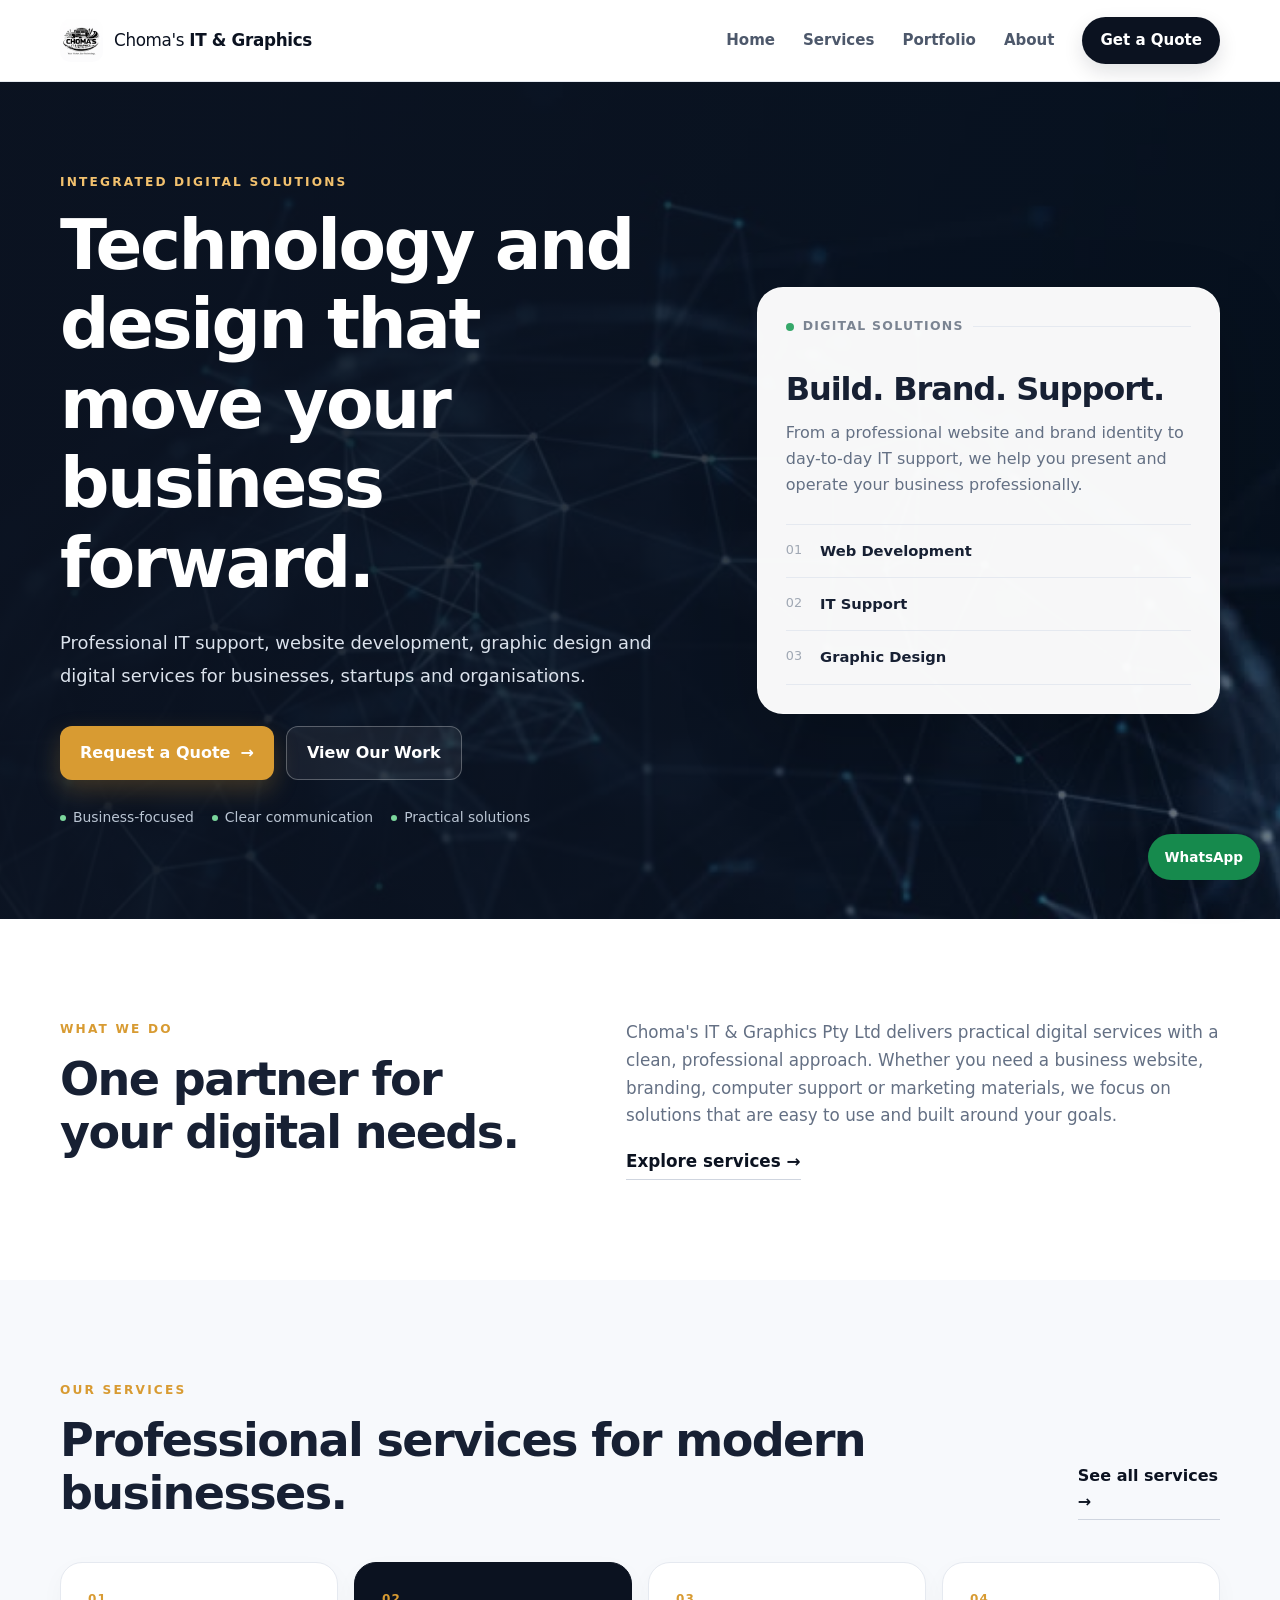
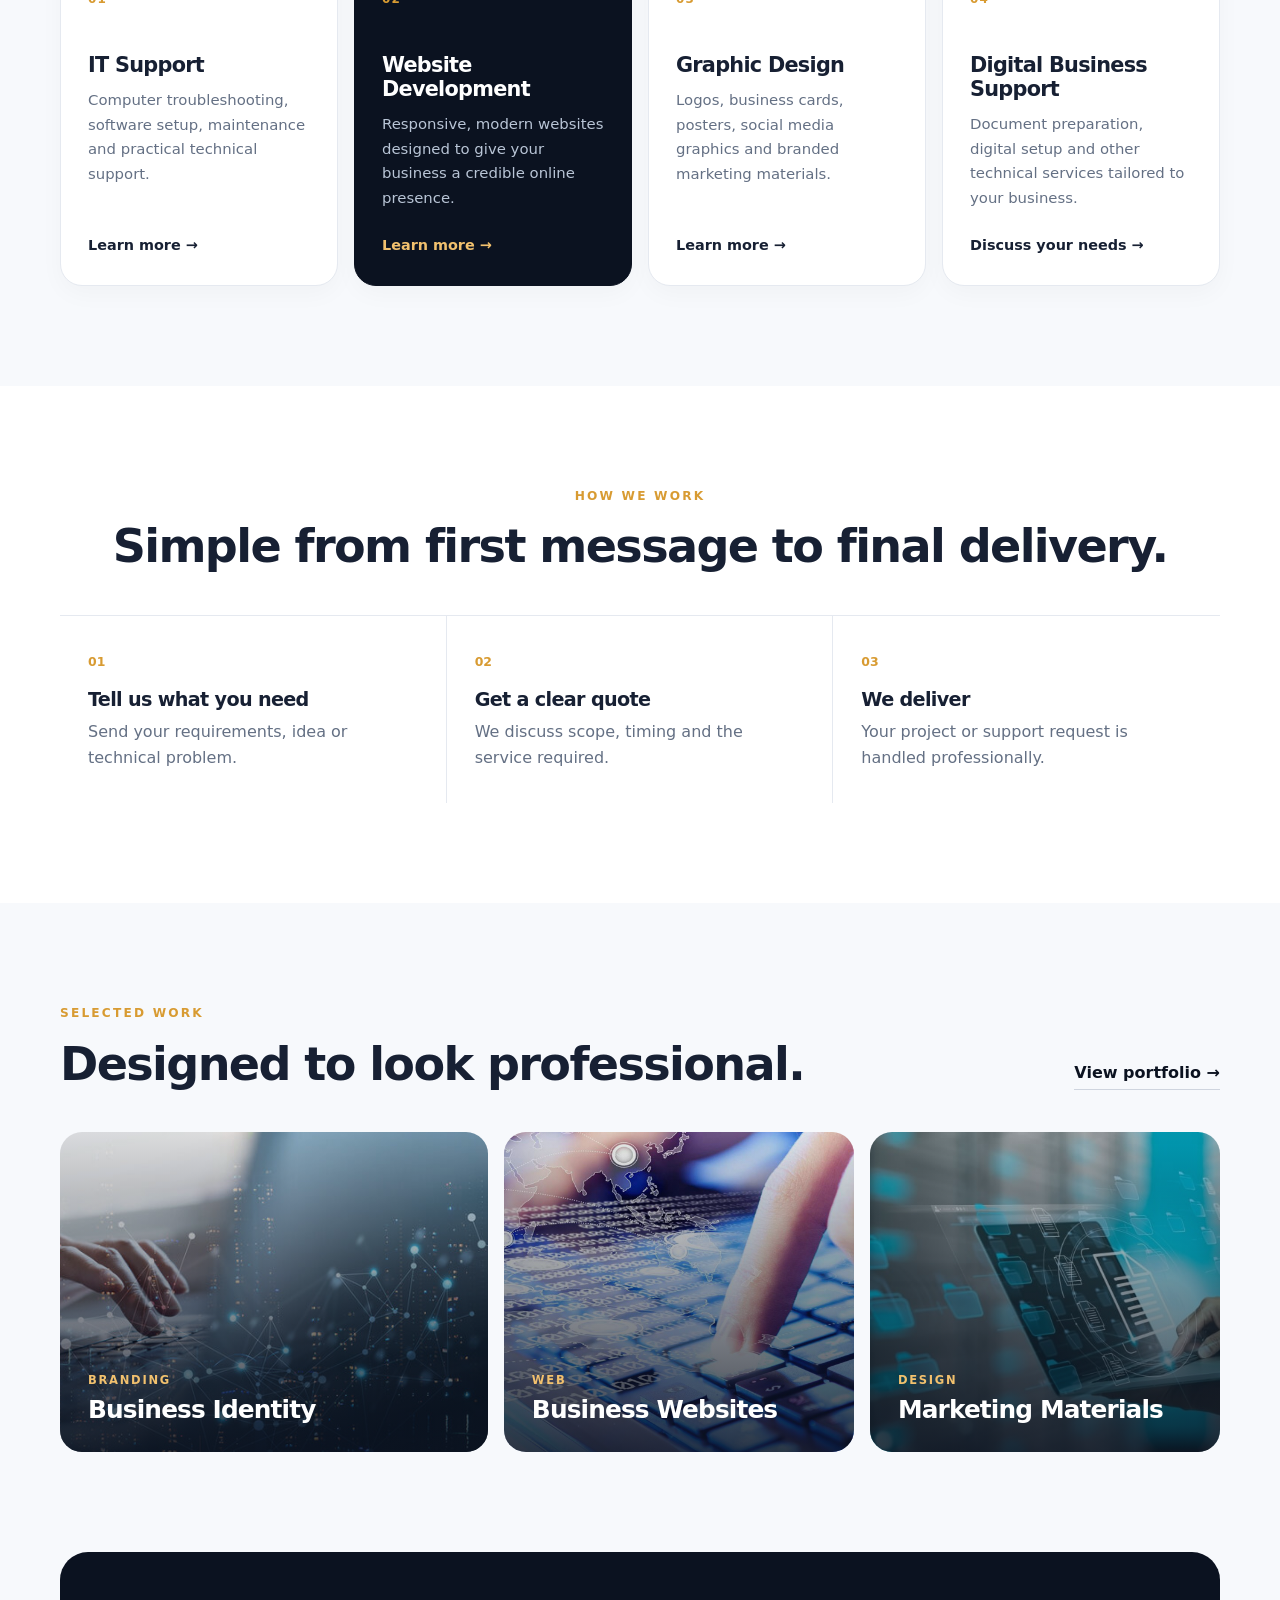
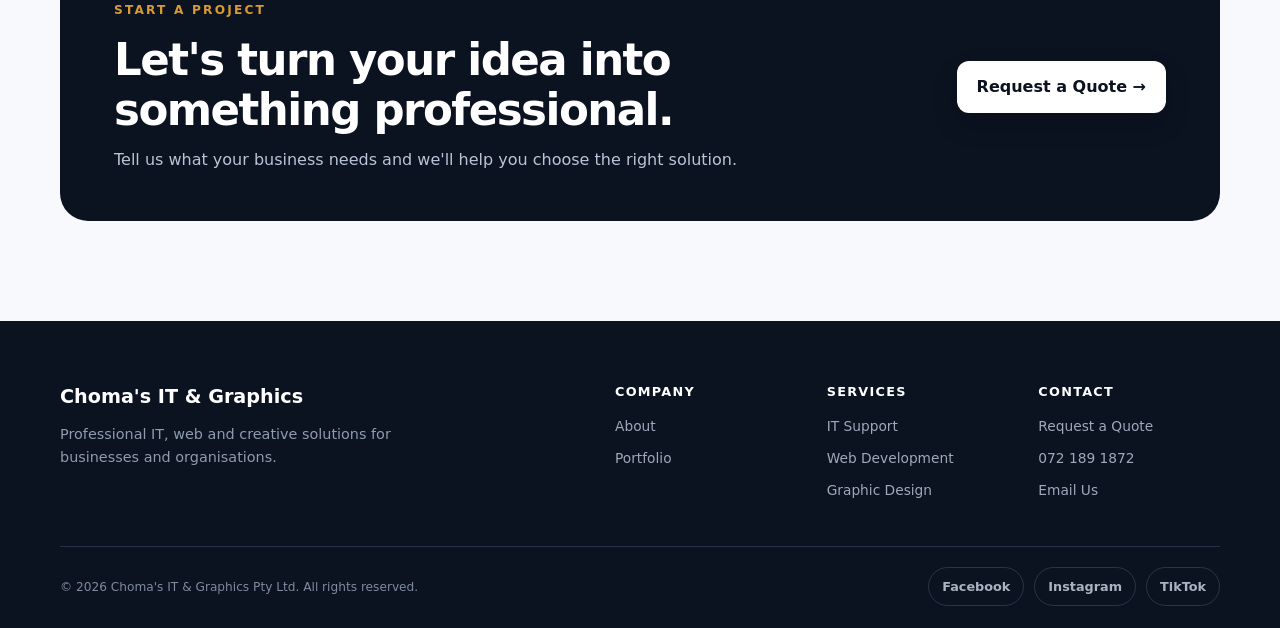
<file: index.html>
<!doctype html>
<html lang="en">
<head>
  <meta charset="UTF-8">
<meta name="viewport" content="width=device-width, initial-scale=1.0">
<meta name="description" content="Choma's IT & Graphics provides professional IT support, website development, graphic design, branding and digital solutions for businesses and organisations.">
<meta name="theme-color" content="#0b1220">
<meta http-equiv="Content-Security-Policy" content="default-src 'self'; img-src 'self' data:; style-src 'self'; script-src 'self'; connect-src 'self'; font-src 'self'; object-src 'none'; base-uri 'self'; form-action 'self' mailto: https://wa.me; frame-ancestors 'none'; upgrade-insecure-requests;">
<link rel="stylesheet" href="assets/css/style.css">
<script src="assets/js/main.js" defer></script>
  <title>Choma's IT & Graphics | IT, Web & Design Solutions</title>
</head>
<body>
<header class="site-header">
  <div class="container nav-wrap">
    <a class="brand" href="index.html" aria-label="Choma's IT & Graphics home">
      <img src="assets/img/logo.png" alt="Choma's IT & Graphics logo">
      <span>Choma's <b>IT & Graphics</b></span>
    </a>
    <button class="nav-toggle" type="button" aria-label="Open navigation" aria-expanded="false" aria-controls="primary-navigation">
      <span></span><span></span><span></span>
    </button>
    <nav id="primary-navigation" class="nav-links" aria-label="Primary navigation">
      <a href="index.html">Home</a>
      <a href="services.html">Services</a>
      <a href="portfolio.html">Portfolio</a>
      <a href="about.html">About</a>
      <a class="nav-cta" href="contact.html">Get a Quote</a>
    </nav>
  </div>
</header>
<main>
<section class="hero">
  <div class="hero-overlay"></div>
  <div class="container hero-grid">
    <div class="hero-copy">
      <p class="eyebrow">Integrated Digital Solutions</p>
      <h1>Technology and design that move your business forward.</h1>
      <p class="hero-lead">Professional IT support, website development, graphic design and digital services for businesses, startups and organisations.</p>
      <div class="hero-actions"><a class="btn btn-primary" href="contact.html">Request a Quote <span>→</span></a><a class="btn btn-ghost" href="portfolio.html">View Our Work</a></div>
      <div class="trust-row"><span>Business-focused</span><span>Clear communication</span><span>Practical solutions</span></div>
    </div>
    <div class="hero-card">
      <div class="hero-card-top"><span class="status-dot"></span><span>Digital solutions</span><span class="hero-card-line"></span></div>
      <h2>Build. Brand. Support.</h2>
      <p>From a professional website and brand identity to day-to-day IT support, we help you present and operate your business professionally.</p>
      <div class="mini-list"><span>01 <b>Web Development</b></span><span>02 <b>IT Support</b></span><span>03 <b>Graphic Design</b></span></div>
    </div>
  </div>
</section>

<section class="section intro">
  <div class="container split">
    <div><p class="eyebrow">What we do</p><h2>One partner for your digital needs.</h2></div>
    <div><p>Choma's IT & Graphics Pty Ltd delivers practical digital services with a clean, professional approach. Whether you need a business website, branding, computer support or marketing materials, we focus on solutions that are easy to use and built around your goals.</p><a class="text-link" href="services.html">Explore services →</a></div>
  </div>
</section>

<section class="section services-section">
  <div class="container">
    <div class="section-head"><div><p class="eyebrow">Our services</p><h2>Professional services for modern businesses.</h2></div><a class="text-link" href="services.html">See all services →</a></div>
    <div class="service-grid">
      <article class="service-card"><span class="service-number">01</span><h3>IT Support</h3><p>Computer troubleshooting, software setup, maintenance and practical technical support.</p><a href="services.html#it">Learn more →</a></article>
      <article class="service-card featured"><span class="service-number">02</span><h3>Website Development</h3><p>Responsive, modern websites designed to give your business a credible online presence.</p><a href="services.html#web">Learn more →</a></article>
      <article class="service-card"><span class="service-number">03</span><h3>Graphic Design</h3><p>Logos, business cards, posters, social media graphics and branded marketing materials.</p><a href="services.html#design">Learn more →</a></article>
      <article class="service-card"><span class="service-number">04</span><h3>Digital Business Support</h3><p>Document preparation, digital setup and other technical services tailored to your business.</p><a href="contact.html">Discuss your needs →</a></article>
    </div>
  </div>
</section>

<section class="section process">
  <div class="container">
    <div class="section-head centered"><p class="eyebrow">How we work</p><h2>Simple from first message to final delivery.</h2></div>
    <div class="process-grid">
      <div><span>01</span><h3>Tell us what you need</h3><p>Send your requirements, idea or technical problem.</p></div>
      <div><span>02</span><h3>Get a clear quote</h3><p>We discuss scope, timing and the service required.</p></div>
      <div><span>03</span><h3>We deliver</h3><p>Your project or support request is handled professionally.</p></div>
    </div>
  </div>
</section>

<section class="section portfolio-strip">
  <div class="container">
    <div class="section-head"><div><p class="eyebrow">Selected work</p><h2>Designed to look professional.</h2></div><a class="text-link" href="portfolio.html">View portfolio →</a></div>
    <div class="work-grid">
      <a class="work-card work-brand" href="portfolio.html"><span>Branding</span><h3>Business Identity</h3></a>
      <a class="work-card work-web" href="portfolio.html"><span>Web</span><h3>Business Websites</h3></a>
      <a class="work-card work-poster" href="portfolio.html"><span>Design</span><h3>Marketing Materials</h3></a>
    </div>
  </div>
</section>

<section class="cta-section"><div class="container cta"><div><p class="eyebrow">Start a project</p><h2>Let's turn your idea into something professional.</h2><p>Tell us what your business needs and we'll help you choose the right solution.</p></div><a class="btn btn-light" href="contact.html">Request a Quote →</a></div></section>
</main>
<footer class="site-footer">
  <div class="container footer-grid">
    <div>
      <a class="footer-brand" href="index.html">Choma's IT & Graphics</a>
      <p>Professional IT, web and creative solutions for businesses and organisations.</p>
    </div>
    <div class="footer-links">
      <div><strong>Company</strong><a href="about.html">About</a><a href="portfolio.html">Portfolio</a></div>
      <div><strong>Services</strong><a href="services.html">IT Support</a><a href="services.html#web">Web Development</a><a href="services.html#design">Graphic Design</a></div>
      <div><strong>Contact</strong><a href="contact.html">Request a Quote</a><a href="tel:+27721891872">072 189 1872</a><a href="mailto:contact@chomasitgraphics.co.za">Email Us</a></div>
    </div>
  </div>
  <div class="container footer-bottom">
    <span>&copy; 2026 Choma's IT & Graphics Pty Ltd. All rights reserved.</span>
    <div class="social-links">
      <a href="https://www.facebook.com/chomasitgraphics" target="_blank" rel="noopener noreferrer">Facebook</a>
      <a href="https://www.instagram.com/chomasitgraphics" target="_blank" rel="noopener noreferrer">Instagram</a>
      <a href="https://www.tiktok.com/@chomasitgraphics" target="_blank" rel="noopener noreferrer">TikTok</a>
    </div>
  </div>
</footer>
<a class="whatsapp-float" href="https://wa.me/27721891872?text=Hello%20Choma's%20IT%20%26%20Graphics%2C%20I%20would%20like%20a%20quote." target="_blank" rel="noopener noreferrer" aria-label="Chat with Choma's IT & Graphics on WhatsApp">WhatsApp</a>
</body></html>
</file>
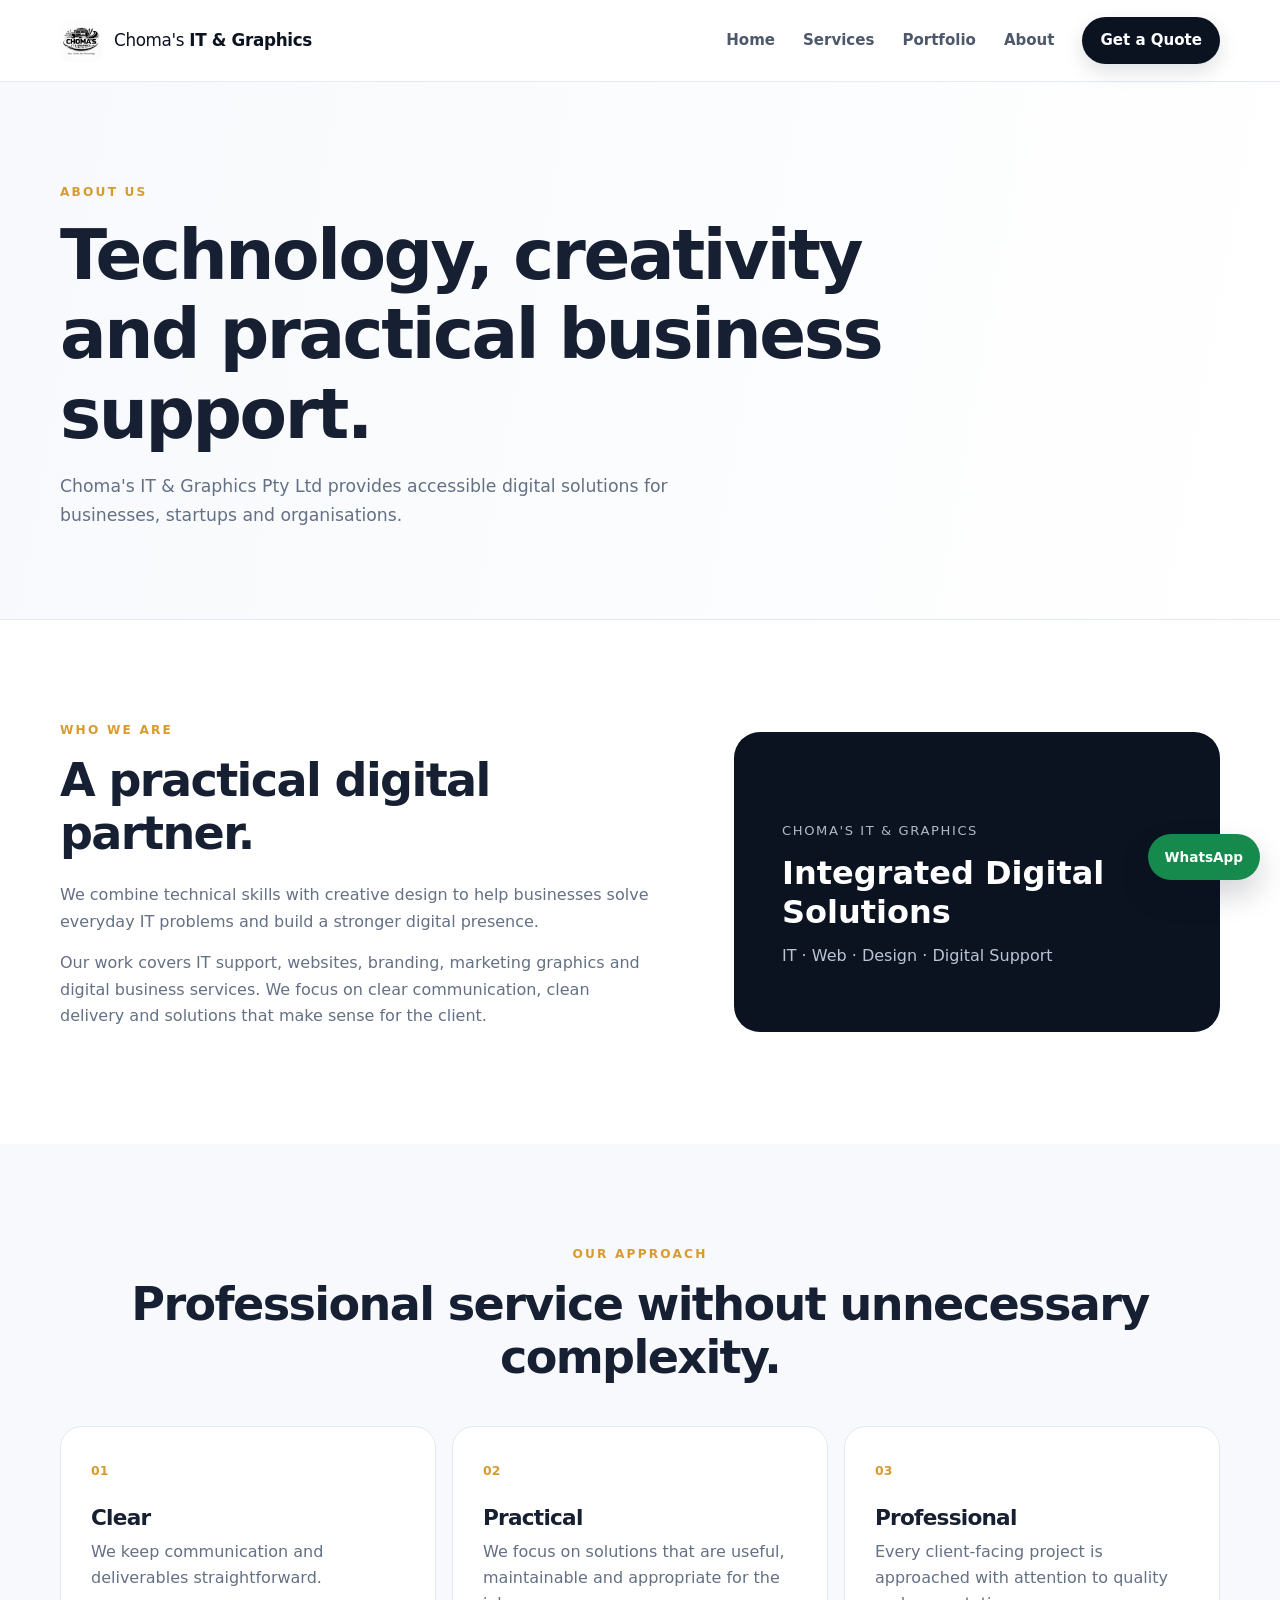
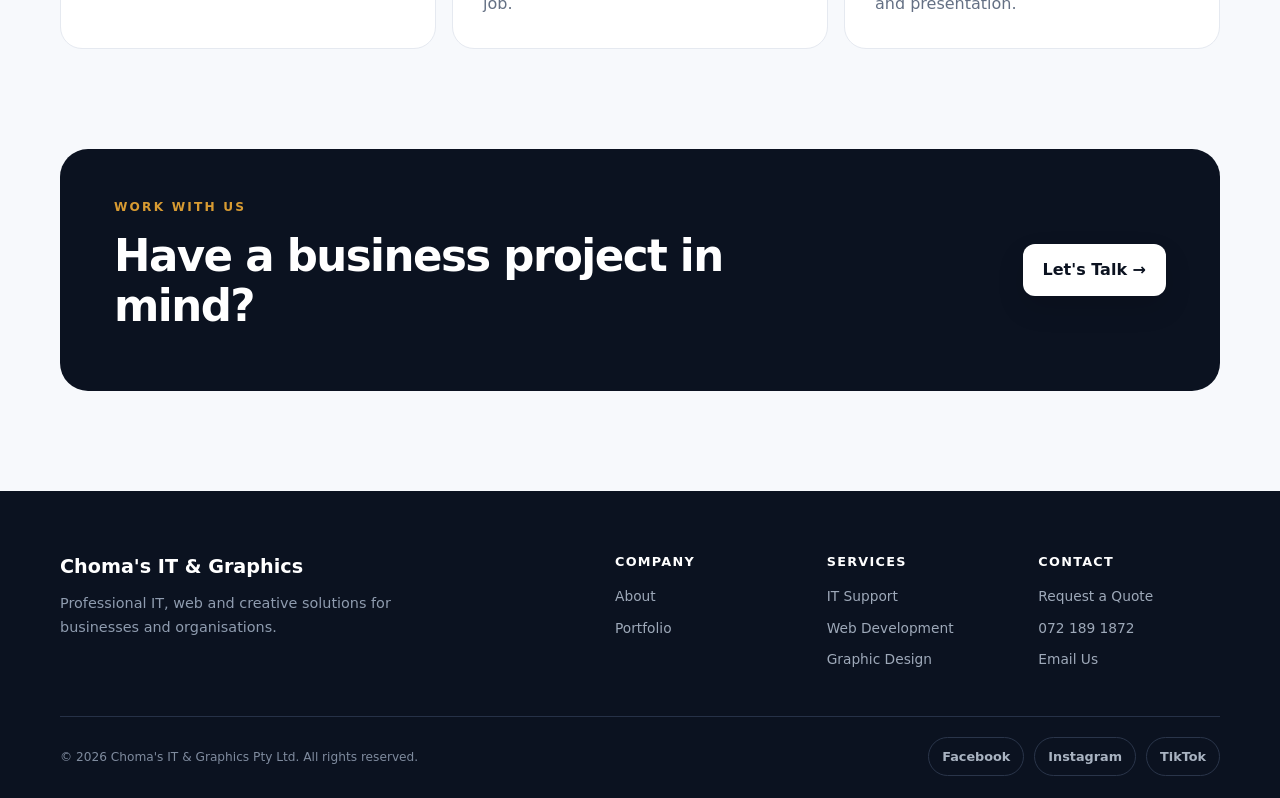
<file: about.html>
<!doctype html>
<html lang="en"><head><meta charset="UTF-8">
<meta name="viewport" content="width=device-width, initial-scale=1.0">
<meta name="description" content="Choma's IT & Graphics provides professional IT support, website development, graphic design, branding and digital solutions for businesses and organisations.">
<meta name="theme-color" content="#0b1220">
<meta http-equiv="Content-Security-Policy" content="default-src 'self'; img-src 'self' data:; style-src 'self'; script-src 'self'; connect-src 'self'; font-src 'self'; object-src 'none'; base-uri 'self'; form-action 'self' mailto: https://wa.me; frame-ancestors 'none'; upgrade-insecure-requests;">
<link rel="stylesheet" href="assets/css/style.css">
<script src="assets/js/main.js" defer></script><title>About | Choma's IT & Graphics</title></head>
<body><header class="site-header">
  <div class="container nav-wrap">
    <a class="brand" href="index.html" aria-label="Choma's IT & Graphics home">
      <img src="assets/img/logo.png" alt="Choma's IT & Graphics logo">
      <span>Choma's <b>IT & Graphics</b></span>
    </a>
    <button class="nav-toggle" type="button" aria-label="Open navigation" aria-expanded="false" aria-controls="primary-navigation">
      <span></span><span></span><span></span>
    </button>
    <nav id="primary-navigation" class="nav-links" aria-label="Primary navigation">
      <a href="index.html">Home</a>
      <a href="services.html">Services</a>
      <a href="portfolio.html">Portfolio</a>
      <a href="about.html">About</a>
      <a class="nav-cta" href="contact.html">Get a Quote</a>
    </nav>
  </div>
</header><main>
<section class="page-hero page-hero-about"><div class="container"><p class="eyebrow">About us</p><h1>Technology, creativity and practical business support.</h1><p>Choma's IT & Graphics Pty Ltd provides accessible digital solutions for businesses, startups and organisations.</p></div></section>
<section class="section"><div class="container about-grid"><div><p class="eyebrow">Who we are</p><h2>A practical digital partner.</h2><p>We combine technical skills with creative design to help businesses solve everyday IT problems and build a stronger digital presence.</p><p>Our work covers IT support, websites, branding, marketing graphics and digital business services. We focus on clear communication, clean delivery and solutions that make sense for the client.</p></div><div class="about-panel"><span>Choma's IT & Graphics</span><strong>Integrated Digital Solutions</strong><p>IT · Web · Design · Digital Support</p></div></div></section>
<section class="section values"><div class="container"><div class="section-head centered"><p class="eyebrow">Our approach</p><h2>Professional service without unnecessary complexity.</h2></div><div class="value-grid"><article><span>01</span><h3>Clear</h3><p>We keep communication and deliverables straightforward.</p></article><article><span>02</span><h3>Practical</h3><p>We focus on solutions that are useful, maintainable and appropriate for the job.</p></article><article><span>03</span><h3>Professional</h3><p>Every client-facing project is approached with attention to quality and presentation.</p></article></div></div></section>
<section class="cta-section"><div class="container cta"><div><p class="eyebrow">Work with us</p><h2>Have a business project in mind?</h2></div><a class="btn btn-light" href="contact.html">Let's Talk →</a></div></section>
</main><footer class="site-footer">
  <div class="container footer-grid">
    <div>
      <a class="footer-brand" href="index.html">Choma's IT & Graphics</a>
      <p>Professional IT, web and creative solutions for businesses and organisations.</p>
    </div>
    <div class="footer-links">
      <div><strong>Company</strong><a href="about.html">About</a><a href="portfolio.html">Portfolio</a></div>
      <div><strong>Services</strong><a href="services.html">IT Support</a><a href="services.html#web">Web Development</a><a href="services.html#design">Graphic Design</a></div>
      <div><strong>Contact</strong><a href="contact.html">Request a Quote</a><a href="tel:+27721891872">072 189 1872</a><a href="mailto:contact@chomasitgraphics.co.za">Email Us</a></div>
    </div>
  </div>
  <div class="container footer-bottom">
    <span>&copy; 2026 Choma's IT & Graphics Pty Ltd. All rights reserved.</span>
    <div class="social-links">
      <a href="https://www.facebook.com/chomasitgraphics" target="_blank" rel="noopener noreferrer">Facebook</a>
      <a href="https://www.instagram.com/chomasitgraphics" target="_blank" rel="noopener noreferrer">Instagram</a>
      <a href="https://www.tiktok.com/@chomasitgraphics" target="_blank" rel="noopener noreferrer">TikTok</a>
    </div>
  </div>
</footer>
<a class="whatsapp-float" href="https://wa.me/27721891872?text=Hello%20Choma's%20IT%20%26%20Graphics%2C%20I%20would%20like%20a%20quote." target="_blank" rel="noopener noreferrer" aria-label="Chat with Choma's IT & Graphics on WhatsApp">WhatsApp</a></body></html>
</file>
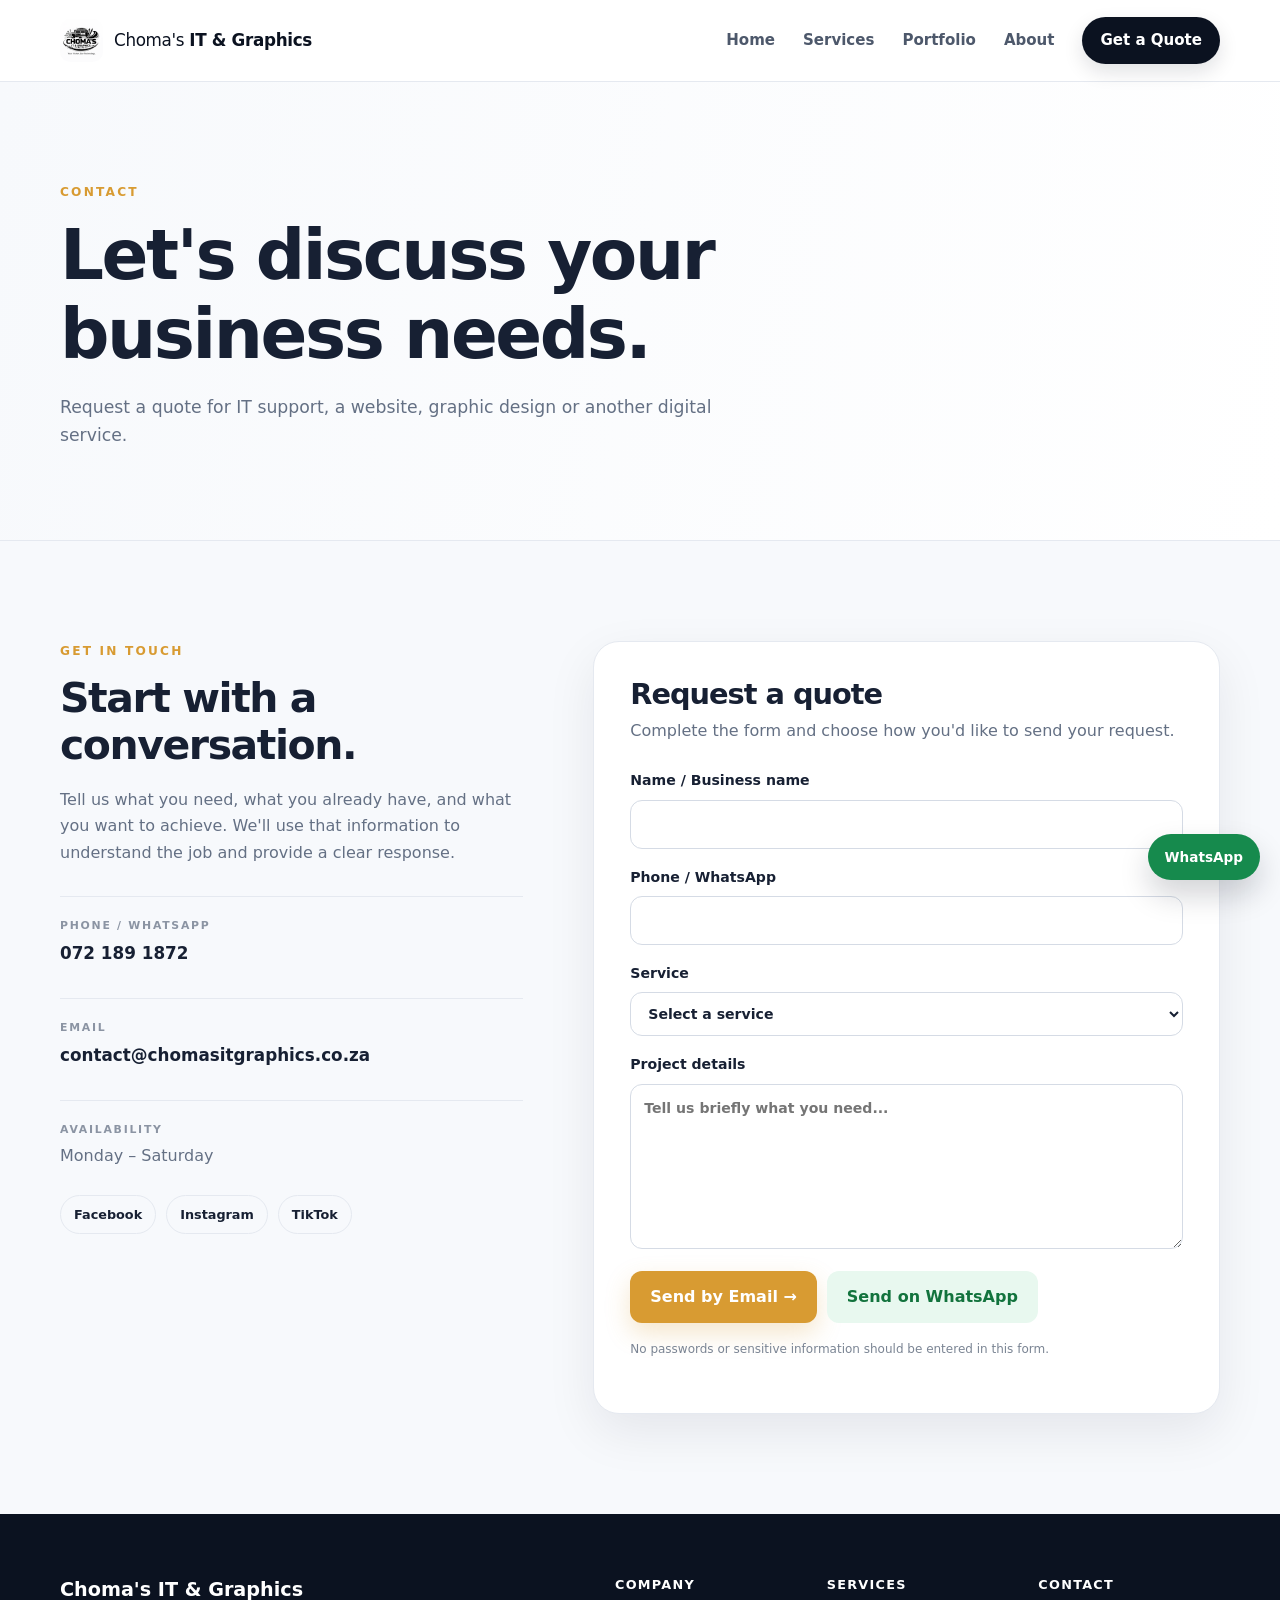
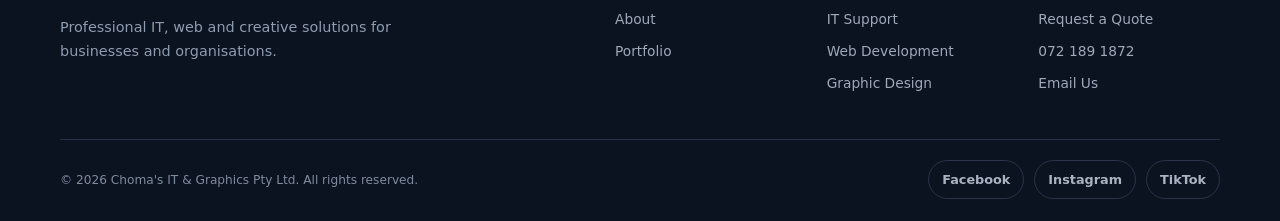
<file: contact.html>
<!doctype html>
<html lang="en"><head><meta charset="UTF-8">
<meta name="viewport" content="width=device-width, initial-scale=1.0">
<meta name="description" content="Choma's IT & Graphics provides professional IT support, website development, graphic design, branding and digital solutions for businesses and organisations.">
<meta name="theme-color" content="#0b1220">
<meta http-equiv="Content-Security-Policy" content="default-src 'self'; img-src 'self' data:; style-src 'self'; script-src 'self'; connect-src 'self'; font-src 'self'; object-src 'none'; base-uri 'self'; form-action 'self' mailto: https://wa.me; frame-ancestors 'none'; upgrade-insecure-requests;">
<link rel="stylesheet" href="assets/css/style.css">
<script src="assets/js/main.js" defer></script><title>Contact | Choma's IT & Graphics</title></head>
<body><header class="site-header">
  <div class="container nav-wrap">
    <a class="brand" href="index.html" aria-label="Choma's IT & Graphics home">
      <img src="assets/img/logo.png" alt="Choma's IT & Graphics logo">
      <span>Choma's <b>IT & Graphics</b></span>
    </a>
    <button class="nav-toggle" type="button" aria-label="Open navigation" aria-expanded="false" aria-controls="primary-navigation">
      <span></span><span></span><span></span>
    </button>
    <nav id="primary-navigation" class="nav-links" aria-label="Primary navigation">
      <a href="index.html">Home</a>
      <a href="services.html">Services</a>
      <a href="portfolio.html">Portfolio</a>
      <a href="about.html">About</a>
      <a class="nav-cta" href="contact.html">Get a Quote</a>
    </nav>
  </div>
</header><main>
<section class="page-hero page-hero-contact"><div class="container"><p class="eyebrow">Contact</p><h1>Let's discuss your business needs.</h1><p>Request a quote for IT support, a website, graphic design or another digital service.</p></div></section>
<section class="section contact-section"><div class="container contact-grid">
<div class="contact-info"><p class="eyebrow">Get in touch</p><h2>Start with a conversation.</h2><p>Tell us what you need, what you already have, and what you want to achieve. We'll use that information to understand the job and provide a clear response.</p>
<div class="contact-method"><span>PHONE / WHATSAPP</span><a href="tel:+27721891872">072 189 1872</a></div>
<div class="contact-method"><span>EMAIL</span><a href="mailto:contact@chomasitgraphics.co.za">contact@chomasitgraphics.co.za</a></div>
<div class="contact-method"><span>AVAILABILITY</span><p>Monday – Saturday</p></div>
<div class="social-links dark"><a href="https://www.facebook.com/chomasitgraphics" target="_blank" rel="noopener noreferrer">Facebook</a><a href="https://www.instagram.com/chomasitgraphics" target="_blank" rel="noopener noreferrer">Instagram</a><a href="https://www.tiktok.com/@chomasitgraphics" target="_blank" rel="noopener noreferrer">TikTok</a></div>
</div>
<div class="quote-card"><h2>Request a quote</h2><p class="form-intro">Complete the form and choose how you'd like to send your request.</p>
<form id="quote-form" action="mailto:contact@chomasitgraphics.co.za" method="post" enctype="text/plain" novalidate>
<label for="name">Name / Business name<input id="name" name="name" type="text" autocomplete="name" maxlength="80" required></label>
<label for="phone">Phone / WhatsApp<input id="phone" name="phone" type="tel" autocomplete="tel" maxlength="30" required></label>
<label for="service">Service<select id="service" name="service" required><option value="">Select a service</option><option>IT Support</option><option>Website Development</option><option>Graphic Design & Branding</option><option>Business & Digital Support</option><option>Other</option></select></label>
<label for="message">Project details<textarea id="message" name="message" rows="6" maxlength="1200" required placeholder="Tell us briefly what you need..."></textarea></label>
<div class="form-actions"><button class="btn btn-primary" type="submit">Send by Email →</button><a class="btn btn-whatsapp" id="whatsapp-quote" href="https://wa.me/27721891872" target="_blank" rel="noopener noreferrer">Send on WhatsApp</a></div>
<p class="form-note">No passwords or sensitive information should be entered in this form.</p><p id="form-status" class="form-status" role="status" aria-live="polite"></p>
</form></div>
</div></section>
</main><footer class="site-footer">
  <div class="container footer-grid">
    <div>
      <a class="footer-brand" href="index.html">Choma's IT & Graphics</a>
      <p>Professional IT, web and creative solutions for businesses and organisations.</p>
    </div>
    <div class="footer-links">
      <div><strong>Company</strong><a href="about.html">About</a><a href="portfolio.html">Portfolio</a></div>
      <div><strong>Services</strong><a href="services.html">IT Support</a><a href="services.html#web">Web Development</a><a href="services.html#design">Graphic Design</a></div>
      <div><strong>Contact</strong><a href="contact.html">Request a Quote</a><a href="tel:+27721891872">072 189 1872</a><a href="mailto:contact@chomasitgraphics.co.za">Email Us</a></div>
    </div>
  </div>
  <div class="container footer-bottom">
    <span>&copy; 2026 Choma's IT & Graphics Pty Ltd. All rights reserved.</span>
    <div class="social-links">
      <a href="https://www.facebook.com/chomasitgraphics" target="_blank" rel="noopener noreferrer">Facebook</a>
      <a href="https://www.instagram.com/chomasitgraphics" target="_blank" rel="noopener noreferrer">Instagram</a>
      <a href="https://www.tiktok.com/@chomasitgraphics" target="_blank" rel="noopener noreferrer">TikTok</a>
    </div>
  </div>
</footer>
<a class="whatsapp-float" href="https://wa.me/27721891872?text=Hello%20Choma's%20IT%20%26%20Graphics%2C%20I%20would%20like%20a%20quote." target="_blank" rel="noopener noreferrer" aria-label="Chat with Choma's IT & Graphics on WhatsApp">WhatsApp</a></body></html>
</file>
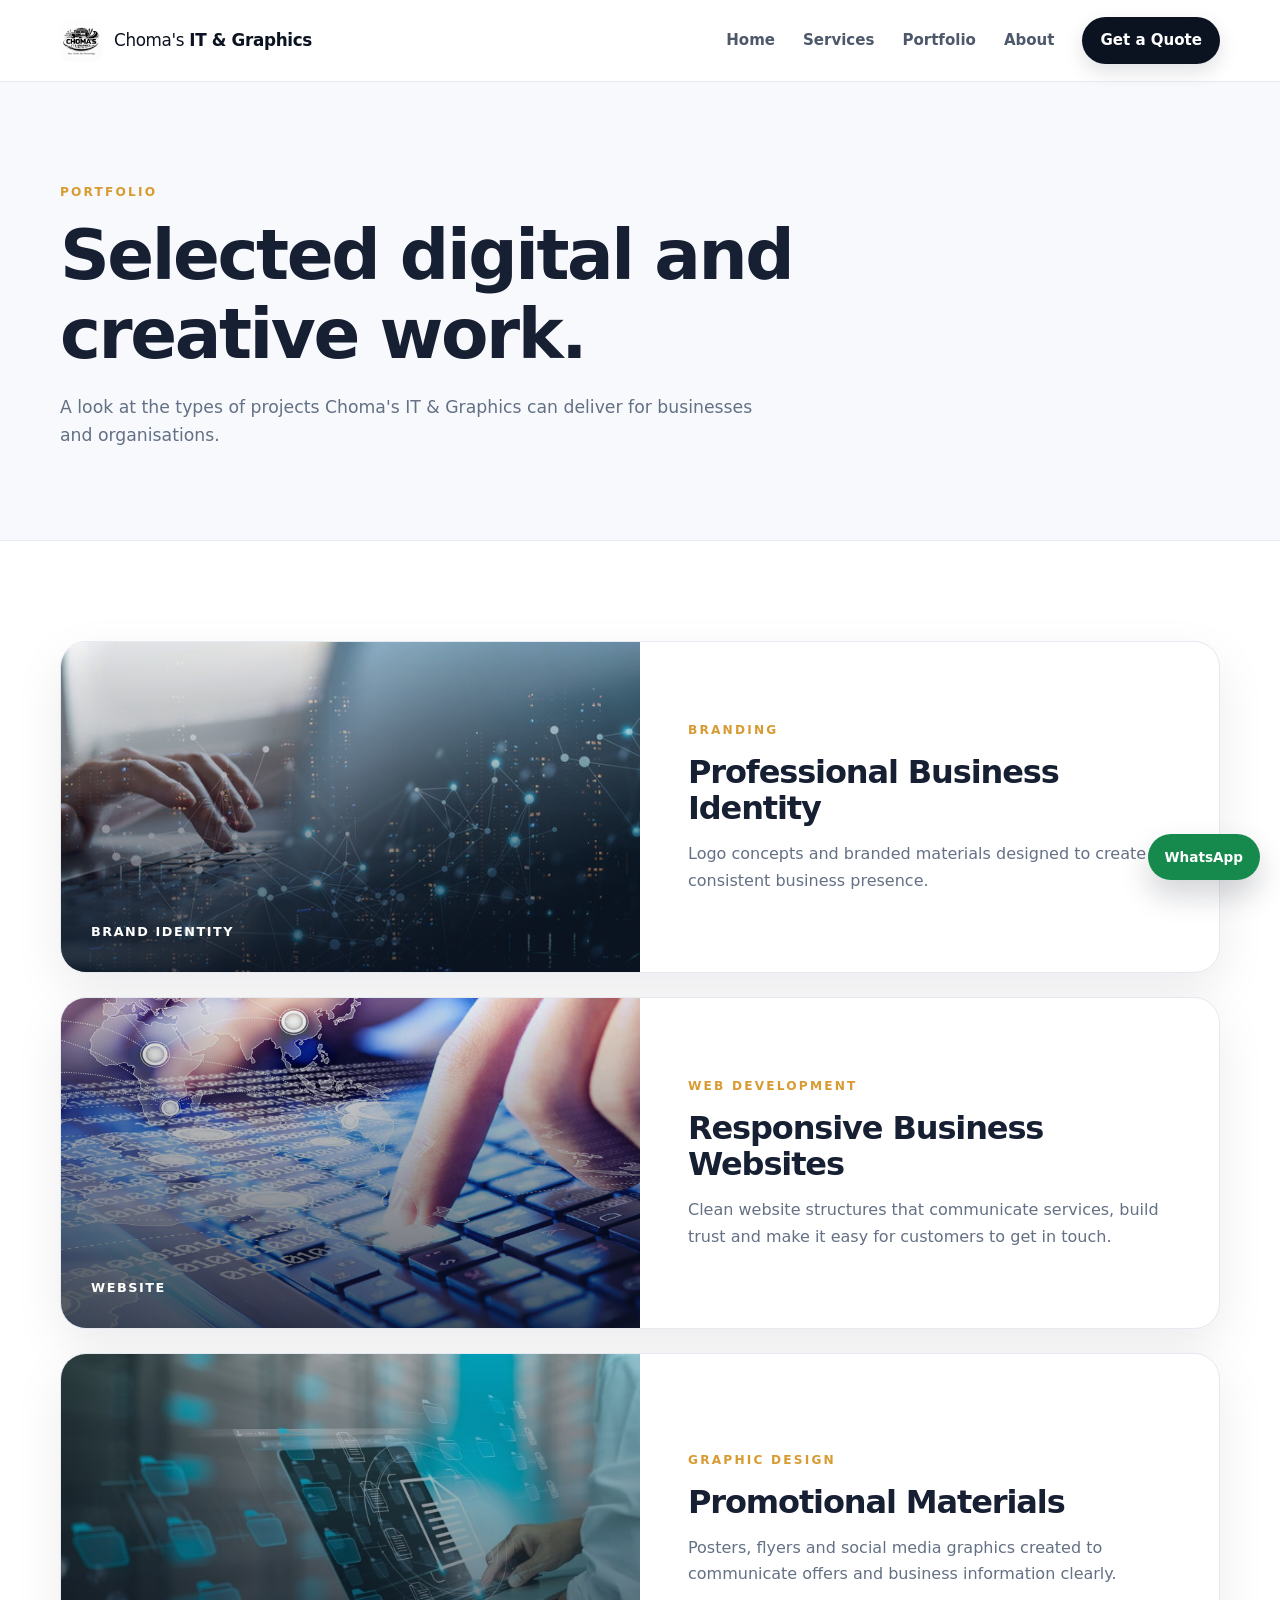
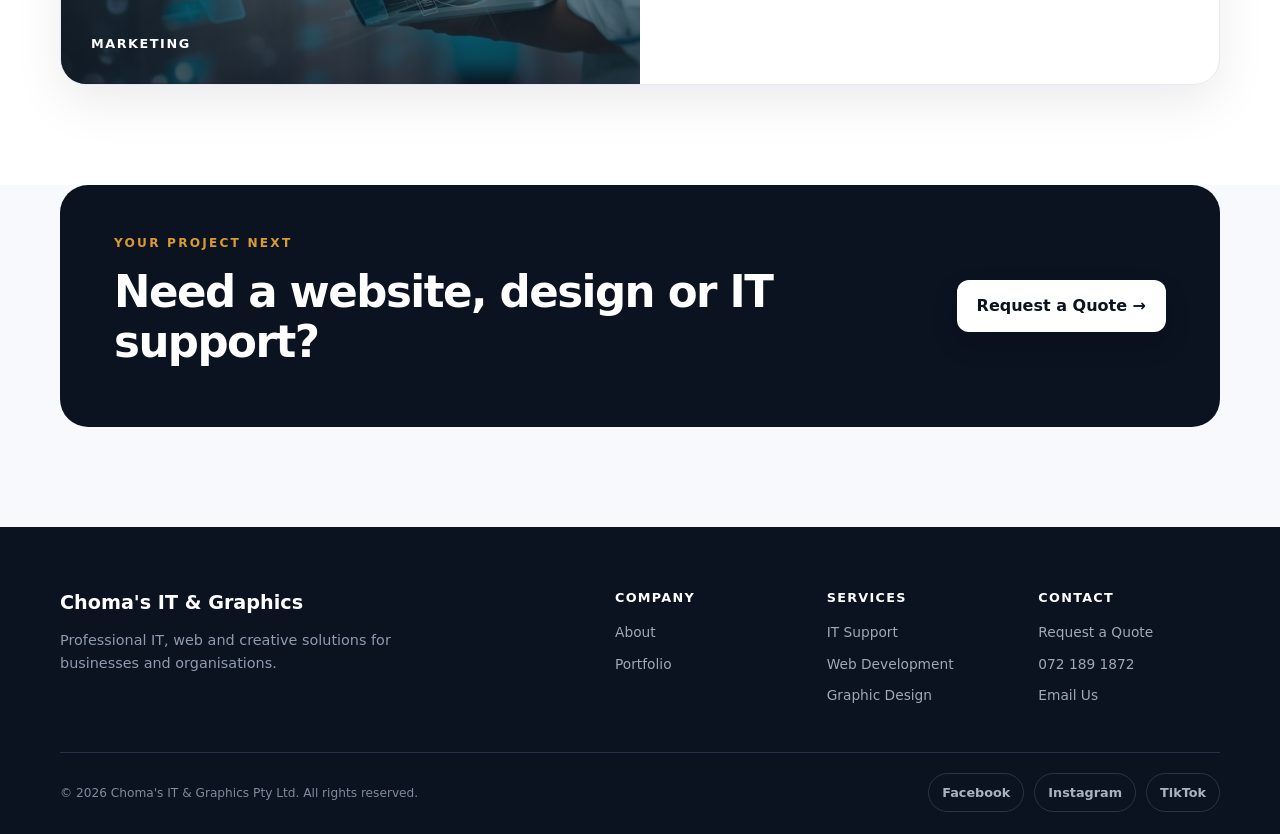
<file: portfolio.html>
<!doctype html>
<html lang="en"><head><meta charset="UTF-8">
<meta name="viewport" content="width=device-width, initial-scale=1.0">
<meta name="description" content="Choma's IT & Graphics provides professional IT support, website development, graphic design, branding and digital solutions for businesses and organisations.">
<meta name="theme-color" content="#0b1220">
<meta http-equiv="Content-Security-Policy" content="default-src 'self'; img-src 'self' data:; style-src 'self'; script-src 'self'; connect-src 'self'; font-src 'self'; object-src 'none'; base-uri 'self'; form-action 'self' mailto: https://wa.me; frame-ancestors 'none'; upgrade-insecure-requests;">
<link rel="stylesheet" href="assets/css/style.css">
<script src="assets/js/main.js" defer></script><title>Portfolio | Choma's IT & Graphics</title></head>
<body><header class="site-header">
  <div class="container nav-wrap">
    <a class="brand" href="index.html" aria-label="Choma's IT & Graphics home">
      <img src="assets/img/logo.png" alt="Choma's IT & Graphics logo">
      <span>Choma's <b>IT & Graphics</b></span>
    </a>
    <button class="nav-toggle" type="button" aria-label="Open navigation" aria-expanded="false" aria-controls="primary-navigation">
      <span></span><span></span><span></span>
    </button>
    <nav id="primary-navigation" class="nav-links" aria-label="Primary navigation">
      <a href="index.html">Home</a>
      <a href="services.html">Services</a>
      <a href="portfolio.html">Portfolio</a>
      <a href="about.html">About</a>
      <a class="nav-cta" href="contact.html">Get a Quote</a>
    </nav>
  </div>
</header><main>
<section class="page-hero"><div class="container"><p class="eyebrow">Portfolio</p><h1>Selected digital and creative work.</h1><p>A look at the types of projects Choma's IT & Graphics can deliver for businesses and organisations.</p></div></section>
<section class="section"><div class="container portfolio-grid-full">
<article class="portfolio-item"><div class="portfolio-visual visual-brand"><span>Brand identity</span></div><div><p class="eyebrow">Branding</p><h2>Professional Business Identity</h2><p>Logo concepts and branded materials designed to create a consistent business presence.</p></div></article>
<article class="portfolio-item"><div class="portfolio-visual visual-web"><span>Website</span></div><div><p class="eyebrow">Web development</p><h2>Responsive Business Websites</h2><p>Clean website structures that communicate services, build trust and make it easy for customers to get in touch.</p></div></article>
<article class="portfolio-item"><div class="portfolio-visual visual-poster"><span>Marketing</span></div><div><p class="eyebrow">Graphic design</p><h2>Promotional Materials</h2><p>Posters, flyers and social media graphics created to communicate offers and business information clearly.</p></div></article>
</div></section>
<section class="cta-section"><div class="container cta"><div><p class="eyebrow">Your project next</p><h2>Need a website, design or IT support?</h2></div><a class="btn btn-light" href="contact.html">Request a Quote →</a></div></section>
</main><footer class="site-footer">
  <div class="container footer-grid">
    <div>
      <a class="footer-brand" href="index.html">Choma's IT & Graphics</a>
      <p>Professional IT, web and creative solutions for businesses and organisations.</p>
    </div>
    <div class="footer-links">
      <div><strong>Company</strong><a href="about.html">About</a><a href="portfolio.html">Portfolio</a></div>
      <div><strong>Services</strong><a href="services.html">IT Support</a><a href="services.html#web">Web Development</a><a href="services.html#design">Graphic Design</a></div>
      <div><strong>Contact</strong><a href="contact.html">Request a Quote</a><a href="tel:+27721891872">072 189 1872</a><a href="mailto:contact@chomasitgraphics.co.za">Email Us</a></div>
    </div>
  </div>
  <div class="container footer-bottom">
    <span>&copy; 2026 Choma's IT & Graphics Pty Ltd. All rights reserved.</span>
    <div class="social-links">
      <a href="https://www.facebook.com/chomasitgraphics" target="_blank" rel="noopener noreferrer">Facebook</a>
      <a href="https://www.instagram.com/chomasitgraphics" target="_blank" rel="noopener noreferrer">Instagram</a>
      <a href="https://www.tiktok.com/@chomasitgraphics" target="_blank" rel="noopener noreferrer">TikTok</a>
    </div>
  </div>
</footer>
<a class="whatsapp-float" href="https://wa.me/27721891872?text=Hello%20Choma's%20IT%20%26%20Graphics%2C%20I%20would%20like%20a%20quote." target="_blank" rel="noopener noreferrer" aria-label="Chat with Choma's IT & Graphics on WhatsApp">WhatsApp</a></body></html>
</file>
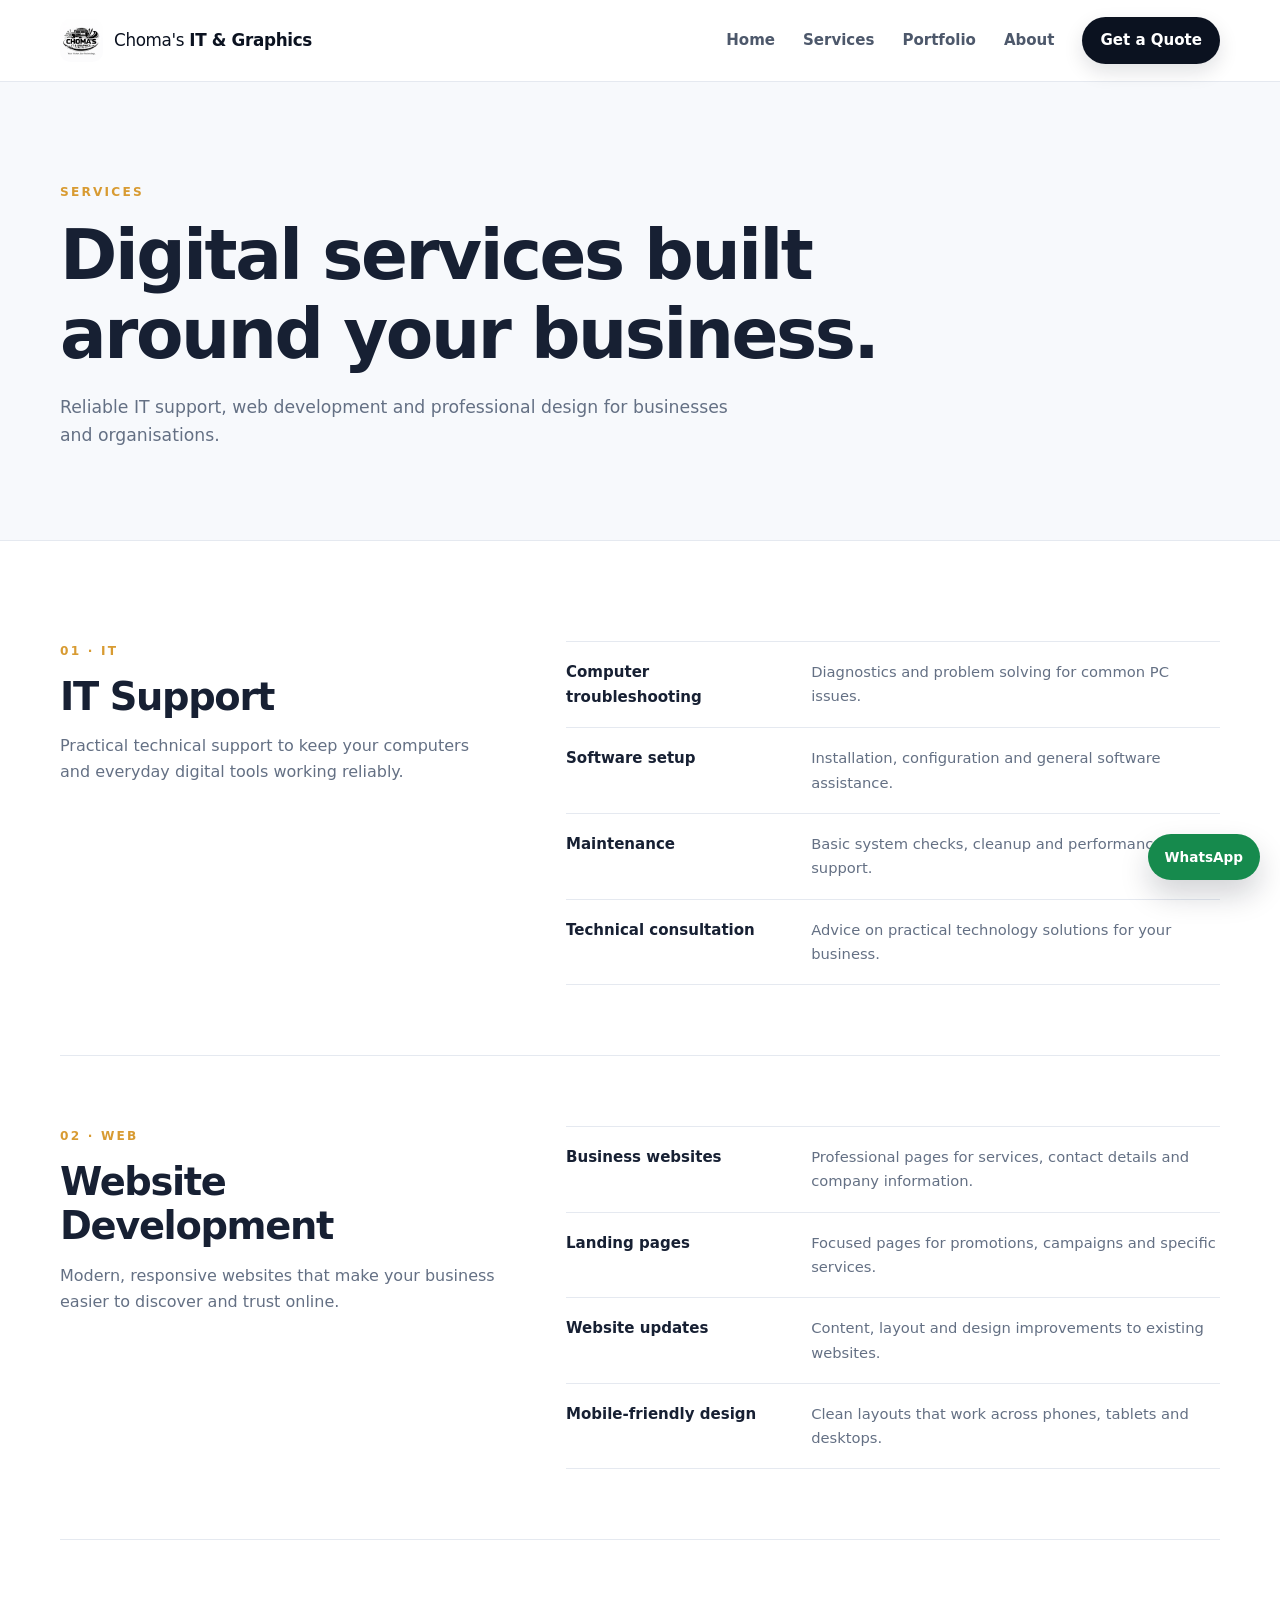
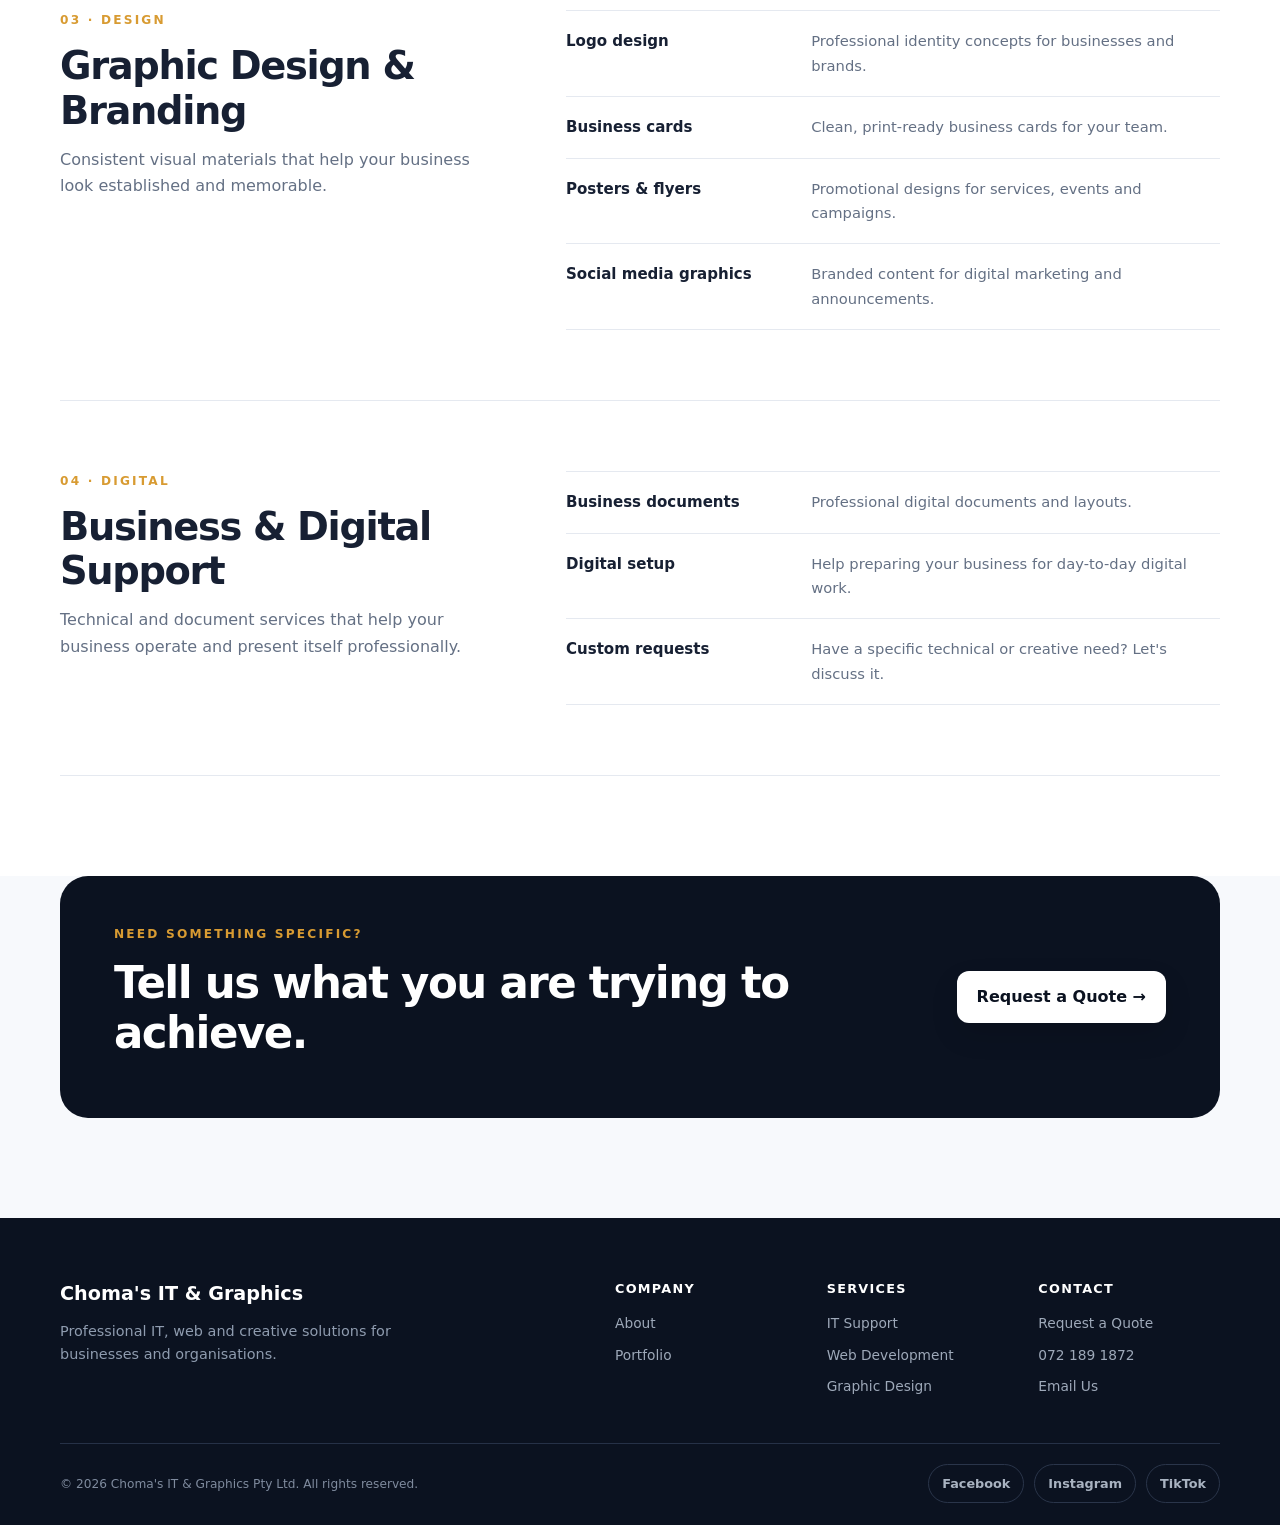
<file: services.html>
<!doctype html>
<html lang="en"><head><meta charset="UTF-8">
<meta name="viewport" content="width=device-width, initial-scale=1.0">
<meta name="description" content="Choma's IT & Graphics provides professional IT support, website development, graphic design, branding and digital solutions for businesses and organisations.">
<meta name="theme-color" content="#0b1220">
<meta http-equiv="Content-Security-Policy" content="default-src 'self'; img-src 'self' data:; style-src 'self'; script-src 'self'; connect-src 'self'; font-src 'self'; object-src 'none'; base-uri 'self'; form-action 'self' mailto: https://wa.me; frame-ancestors 'none'; upgrade-insecure-requests;">
<link rel="stylesheet" href="assets/css/style.css">
<script src="assets/js/main.js" defer></script><title>Services | Choma's IT & Graphics</title></head>
<body><header class="site-header">
  <div class="container nav-wrap">
    <a class="brand" href="index.html" aria-label="Choma's IT & Graphics home">
      <img src="assets/img/logo.png" alt="Choma's IT & Graphics logo">
      <span>Choma's <b>IT & Graphics</b></span>
    </a>
    <button class="nav-toggle" type="button" aria-label="Open navigation" aria-expanded="false" aria-controls="primary-navigation">
      <span></span><span></span><span></span>
    </button>
    <nav id="primary-navigation" class="nav-links" aria-label="Primary navigation">
      <a href="index.html">Home</a>
      <a href="services.html">Services</a>
      <a href="portfolio.html">Portfolio</a>
      <a href="about.html">About</a>
      <a class="nav-cta" href="contact.html">Get a Quote</a>
    </nav>
  </div>
</header><main>
<section class="page-hero"><div class="container"><p class="eyebrow">Services</p><h1>Digital services built around your business.</h1><p>Reliable IT support, web development and professional design for businesses and organisations.</p></div></section>
<section class="section services-detail" id="it"><div class="container">
<div class="detail-block"><div><p class="eyebrow">01 · IT</p><h2>IT Support</h2><p>Practical technical support to keep your computers and everyday digital tools working reliably.</p></div><div class="detail-list"><div><b>Computer troubleshooting</b><span>Diagnostics and problem solving for common PC issues.</span></div><div><b>Software setup</b><span>Installation, configuration and general software assistance.</span></div><div><b>Maintenance</b><span>Basic system checks, cleanup and performance support.</span></div><div><b>Technical consultation</b><span>Advice on practical technology solutions for your business.</span></div></div></div>
<div class="detail-block" id="web"><div><p class="eyebrow">02 · Web</p><h2>Website Development</h2><p>Modern, responsive websites that make your business easier to discover and trust online.</p></div><div class="detail-list"><div><b>Business websites</b><span>Professional pages for services, contact details and company information.</span></div><div><b>Landing pages</b><span>Focused pages for promotions, campaigns and specific services.</span></div><div><b>Website updates</b><span>Content, layout and design improvements to existing websites.</span></div><div><b>Mobile-friendly design</b><span>Clean layouts that work across phones, tablets and desktops.</span></div></div></div>
<div class="detail-block" id="design"><div><p class="eyebrow">03 · Design</p><h2>Graphic Design & Branding</h2><p>Consistent visual materials that help your business look established and memorable.</p></div><div class="detail-list"><div><b>Logo design</b><span>Professional identity concepts for businesses and brands.</span></div><div><b>Business cards</b><span>Clean, print-ready business cards for your team.</span></div><div><b>Posters & flyers</b><span>Promotional designs for services, events and campaigns.</span></div><div><b>Social media graphics</b><span>Branded content for digital marketing and announcements.</span></div></div></div>
<div class="detail-block" id="business-support"><div><p class="eyebrow">04 · Digital</p><h2>Business & Digital Support</h2><p>Technical and document services that help your business operate and present itself professionally.</p></div><div class="detail-list"><div><b>Business documents</b><span>Professional digital documents and layouts.</span></div><div><b>Digital setup</b><span>Help preparing your business for day-to-day digital work.</span></div><div><b>Custom requests</b><span>Have a specific technical or creative need? Let's discuss it.</span></div></div></div>
</div></section>
<section class="cta-section"><div class="container cta"><div><p class="eyebrow">Need something specific?</p><h2>Tell us what you are trying to achieve.</h2></div><a class="btn btn-light" href="contact.html">Request a Quote →</a></div></section>
</main><footer class="site-footer">
  <div class="container footer-grid">
    <div>
      <a class="footer-brand" href="index.html">Choma's IT & Graphics</a>
      <p>Professional IT, web and creative solutions for businesses and organisations.</p>
    </div>
    <div class="footer-links">
      <div><strong>Company</strong><a href="about.html">About</a><a href="portfolio.html">Portfolio</a></div>
      <div><strong>Services</strong><a href="services.html">IT Support</a><a href="services.html#web">Web Development</a><a href="services.html#design">Graphic Design</a></div>
      <div><strong>Contact</strong><a href="contact.html">Request a Quote</a><a href="tel:+27721891872">072 189 1872</a><a href="mailto:contact@chomasitgraphics.co.za">Email Us</a></div>
    </div>
  </div>
  <div class="container footer-bottom">
    <span>&copy; 2026 Choma's IT & Graphics Pty Ltd. All rights reserved.</span>
    <div class="social-links">
      <a href="https://www.facebook.com/chomasitgraphics" target="_blank" rel="noopener noreferrer">Facebook</a>
      <a href="https://www.instagram.com/chomasitgraphics" target="_blank" rel="noopener noreferrer">Instagram</a>
      <a href="https://www.tiktok.com/@chomasitgraphics" target="_blank" rel="noopener noreferrer">TikTok</a>
    </div>
  </div>
</footer>
<a class="whatsapp-float" href="https://wa.me/27721891872?text=Hello%20Choma's%20IT%20%26%20Graphics%2C%20I%20would%20like%20a%20quote." target="_blank" rel="noopener noreferrer" aria-label="Chat with Choma's IT & Graphics on WhatsApp">WhatsApp</a></body></html>
</file>
<file: assets/css/style.css>
:root{
  --navy:#0b1220;
  --navy-2:#111b2e;
  --ink:#172033;
  --muted:#647084;
  --line:#e5e9f0;
  --surface:#f7f9fc;
  --white:#fff;
  --accent:#d89b32;
  --accent-dark:#b87918;
  --accent-soft:#fbf3e5;
  --shadow:0 18px 50px rgba(11,18,32,.08);
  --radius:22px;
}
*{box-sizing:border-box;margin:0;padding:0}
html{scroll-behavior:smooth}
body{font-family:Inter,ui-sans-serif,system-ui,-apple-system,BlinkMacSystemFont,"Segoe UI",sans-serif;color:var(--ink);background:var(--white);line-height:1.65;-webkit-font-smoothing:antialiased}
body:focus-within{scroll-behavior:smooth}
img{display:block;max-width:100%;height:auto}
a{color:inherit;text-decoration:none}
button,input,select,textarea{font:inherit}
button{cursor:pointer}
.container{width:min(1160px,calc(100% - 40px));margin:auto}
.site-header{position:sticky;top:0;z-index:100;background:rgba(255,255,255,.96);border-bottom:1px solid var(--line);backdrop-filter:blur(14px)}
.nav-wrap{min-height:78px;display:flex;align-items:center;justify-content:space-between;gap:30px}
.brand{display:flex;align-items:center;gap:11px;font-size:1.05rem;letter-spacing:-.02em;color:var(--navy)}
.brand img{width:43px;height:43px;object-fit:contain;border-radius:10px}
.brand b{font-weight:800}
.nav-links{display:flex;align-items:center;gap:28px;font-size:.94rem;font-weight:650;color:#4d586b}
.nav-links a:not(.nav-cta){padding:28px 0}
.nav-links a:hover,.nav-links a:focus-visible{color:var(--navy)}
.nav-cta{background:var(--navy);color:#fff!important;padding:11px 18px;border-radius:999px;box-shadow:0 8px 20px rgba(11,18,32,.12)}
.nav-cta:hover,.nav-cta:focus-visible{background:#17243b}
.nav-toggle{display:none;width:44px;height:44px;border:1px solid var(--line);border-radius:12px;background:#fff}
.nav-toggle span{display:block;width:20px;height:2px;margin:4px auto;background:var(--navy);border-radius:2px}
.hero{position:relative;isolation:isolate;min-height:680px;display:flex;align-items:center;background:var(--navy) url("../img/background.jpg") center/cover no-repeat;color:#fff;overflow:hidden}
.hero-overlay{position:absolute;inset:0;background:linear-gradient(90deg,rgba(11,18,32,.96) 0%,rgba(11,18,32,.83) 52%,rgba(11,18,32,.56) 100%);z-index:-1}
.hero-grid{display:grid;grid-template-columns:1.15fr .85fr;gap:70px;align-items:center;padding:90px 0}
.hero-copy{max-width:700px}
.eyebrow{font-size:.76rem;text-transform:uppercase;letter-spacing:.18em;font-weight:800;color:var(--accent);margin-bottom:14px}
.hero .eyebrow{color:#f2c16e}
h1,h2,h3{line-height:1.15;letter-spacing:-.035em}
h1{font-size:clamp(2.8rem,5.4vw,5rem)}
.hero h1{max-width:760px;margin-bottom:24px}
.hero-lead{font-size:1.12rem;line-height:1.8;color:#dbe2ec;max-width:650px}
.hero-actions{display:flex;gap:12px;flex-wrap:wrap;margin:34px 0 26px}
.btn{display:inline-flex;align-items:center;justify-content:center;gap:10px;border:0;border-radius:12px;padding:13px 20px;font-weight:800;transition:transform .2s ease,background .2s ease,box-shadow .2s ease}
.btn:hover,.btn:focus-visible{transform:translateY(-2px)}
.btn-primary{background:var(--accent);color:#fff;box-shadow:0 10px 24px rgba(216,155,50,.25)}
.btn-primary:hover,.btn-primary:focus-visible{background:var(--accent-dark)}
.btn-ghost{border:1px solid rgba(255,255,255,.28);color:#fff;background:rgba(255,255,255,.06)}
.btn-ghost:hover,.btn-ghost:focus-visible{background:rgba(255,255,255,.12)}
.btn-light{background:#fff;color:var(--navy);box-shadow:0 12px 28px rgba(0,0,0,.12)}
.btn-whatsapp{background:#e8f8ef;color:#12733d}
.trust-row{display:flex;gap:18px;flex-wrap:wrap;color:#bac5d3;font-size:.87rem}
.trust-row span{display:inline-flex;align-items:center;gap:7px}
.trust-row span:before{content:"";width:6px;height:6px;background:#7bd69c;border-radius:50%}
.hero-card{background:rgba(255,255,255,.97);color:var(--ink);border-radius:26px;padding:28px;box-shadow:0 30px 80px rgba(0,0,0,.2);border:1px solid rgba(255,255,255,.4)}
.hero-card-top{display:flex;align-items:center;gap:9px;font-size:.78rem;font-weight:800;text-transform:uppercase;letter-spacing:.1em;color:#7b8492}
.status-dot{width:8px;height:8px;background:#36a86a;border-radius:50%}
.hero-card-line{height:1px;background:var(--line);flex:1}
.hero-card h2{font-size:2rem;margin:34px 0 12px}
.hero-card p{color:var(--muted)}
.mini-list{margin-top:25px;border-top:1px solid var(--line)}
.mini-list span{display:flex;gap:18px;padding:14px 0;border-bottom:1px solid var(--line);font-size:.8rem;color:#a0a8b4}
.mini-list b{color:var(--ink);font-size:.92rem}
.section{padding:100px 0}
.intro{background:#fff}
.split{display:grid;grid-template-columns:.9fr 1.1fr;gap:80px;align-items:start}
.split h2,.section-head h2{font-size:clamp(2rem,3.6vw,3.15rem)}
.split>div:last-child{max-width:650px;color:var(--muted);font-size:1.05rem}
.text-link{display:inline-block;margin-top:18px;color:var(--navy);font-weight:800;border-bottom:1px solid #cfd5df;padding-bottom:3px}
.text-link:hover,.text-link:focus-visible{color:var(--accent-dark);border-color:var(--accent)}
.services-section,.values{background:var(--surface)}
.section-head{display:flex;justify-content:space-between;gap:30px;align-items:end;margin-bottom:42px}
.section-head .text-link{margin:0}
.service-grid{display:grid;grid-template-columns:repeat(4,1fr);gap:16px}
.service-card{background:#fff;border:1px solid var(--line);border-radius:var(--radius);padding:27px;min-height:280px;display:flex;flex-direction:column;box-shadow:0 8px 24px rgba(11,18,32,.03)}
.service-card.featured{background:var(--navy);color:#fff;border-color:var(--navy)}
.service-number{font-size:.75rem;font-weight:900;letter-spacing:.1em;color:var(--accent);margin-bottom:45px}
.service-card h3{font-size:1.3rem;margin-bottom:10px}
.service-card p{color:var(--muted);font-size:.93rem}
.service-card.featured p{color:#b9c5d6}
.service-card a{margin-top:auto;padding-top:24px;font-weight:800;font-size:.9rem}
.service-card.featured a{color:#f2c16e}
.process{background:#fff}
.centered{text-align:center;display:block}
.process-grid{display:grid;grid-template-columns:repeat(3,1fr);border-top:1px solid var(--line)}
.process-grid>div{padding:32px 28px;border-right:1px solid var(--line)}
.process-grid>div:last-child{border-right:0}
.process-grid span,.value-grid span{color:var(--accent);font-weight:900;font-size:.78rem}
.process-grid h3{margin:14px 0 8px;font-size:1.2rem}
.process-grid p{color:var(--muted)}
.portfolio-strip{background:var(--surface)}
.work-grid{display:grid;grid-template-columns:1.1fr .9fr .9fr;gap:16px}
.work-card{min-height:320px;border-radius:var(--radius);padding:28px;display:flex;flex-direction:column;justify-content:end;color:#fff;position:relative;overflow:hidden;background-position:center;background-size:cover}
.work-card:before{content:"";position:absolute;inset:0;background:linear-gradient(0deg,rgba(11,18,32,.82),rgba(11,18,32,.08))}
.work-card>*{position:relative}
.work-card span{font-size:.72rem;text-transform:uppercase;letter-spacing:.15em;color:#f2c16e;font-weight:900}
.work-card h3{font-size:1.55rem;margin-top:6px}
.work-brand{background-image:url("../img/background 2.jpg")}
.work-web{background-image:url("../img/background 3.jpg")}
.work-poster{background-image:url("../img/background 4.jpeg")}
.cta-section{padding:0 0 100px;background:var(--surface)}
.cta{background:var(--navy);color:#fff;border-radius:28px;padding:48px 54px;display:flex;align-items:center;justify-content:space-between;gap:30px}
.cta h2{font-size:clamp(2rem,3.4vw,3rem);max-width:700px;margin-bottom:12px}
.cta p:not(.eyebrow){color:#b9c5d6;max-width:680px}
.page-hero{padding:100px 0 90px;background:var(--surface);border-bottom:1px solid var(--line)}
.page-hero .container{max-width:1160px}
.page-hero h1{max-width:850px;margin-bottom:18px}
.page-hero>div>p:last-child{max-width:700px;color:var(--muted);font-size:1.08rem}
.page-hero-about{background:linear-gradient(100deg,#f7f9fc,#fff)}
.page-hero-contact{background:linear-gradient(100deg,#f7f9fc,#fff)}
.services-detail .detail-block{display:grid;grid-template-columns:.8fr 1.2fr;gap:70px;padding:70px 0;border-bottom:1px solid var(--line)}
.services-detail .detail-block:first-child{padding-top:0}
.services-detail h2{font-size:clamp(2rem,3vw,2.7rem);margin-bottom:14px}
.services-detail .detail-block>div:first-child>p:not(.eyebrow){color:var(--muted)}
.detail-list{border-top:1px solid var(--line)}
.detail-list div{display:grid;grid-template-columns:.7fr 1.3fr;gap:25px;padding:18px 0;border-bottom:1px solid var(--line)}
.detail-list b{font-size:.94rem}
.detail-list span{color:var(--muted);font-size:.92rem}
.about-grid{display:grid;grid-template-columns:1.1fr .9fr;gap:80px;align-items:center}
.about-grid h2{font-size:clamp(2rem,3.6vw,3.1rem);margin-bottom:22px}
.about-grid p:not(.eyebrow){color:var(--muted);margin-bottom:15px}
.about-panel{background:var(--navy);color:#fff;border-radius:26px;padding:48px;min-height:300px;display:flex;flex-direction:column;justify-content:end}
.about-panel span{color:#aeb9c8;font-size:.82rem;text-transform:uppercase;letter-spacing:.12em}
.about-panel strong{font-size:2rem;line-height:1.2;margin:12px 0}
.about-panel p{color:#b9c5d6!important}
.value-grid{display:grid;grid-template-columns:repeat(3,1fr);gap:16px}
.value-grid article{background:#fff;border:1px solid var(--line);padding:30px;border-radius:var(--radius)}
.value-grid h3{margin:22px 0 8px;font-size:1.35rem}
.value-grid p{color:var(--muted)}
.portfolio-grid-full{display:grid;gap:24px}
.portfolio-item{display:grid;grid-template-columns:1fr 1fr;min-height:330px;background:#fff;border:1px solid var(--line);border-radius:26px;overflow:hidden;box-shadow:var(--shadow)}
.portfolio-item:nth-child(even){grid-template-columns:1fr 1fr}
.portfolio-item>div:last-child{padding:48px;display:flex;flex-direction:column;justify-content:center}
.portfolio-item h2{font-size:2rem;margin-bottom:14px}
.portfolio-item p:not(.eyebrow){color:var(--muted)}
.portfolio-visual{min-height:330px;display:flex;align-items:end;padding:30px;color:#fff;background-size:cover;background-position:center;position:relative}
.portfolio-visual:after{content:"";position:absolute;inset:0;background:linear-gradient(0deg,rgba(11,18,32,.7),rgba(11,18,32,.04))}
.portfolio-visual span{position:relative;z-index:1;font-weight:900;text-transform:uppercase;letter-spacing:.12em;font-size:.8rem}
.visual-brand{background-image:url("../img/background 2.jpg")}
.visual-web{background-image:url("../img/background 3.jpg")}
.visual-poster{background-image:url("../img/background 4.jpeg")}
.contact-section{background:var(--surface)}
.contact-grid{display:grid;grid-template-columns:.85fr 1.15fr;gap:70px;align-items:start}
.contact-info h2{font-size:clamp(2rem,3.2vw,3rem);margin-bottom:18px}
.contact-info>p:not(.eyebrow){color:var(--muted);max-width:510px}
.contact-method{margin-top:30px;padding-top:20px;border-top:1px solid var(--line)}
.contact-method span{display:block;font-size:.68rem;letter-spacing:.16em;font-weight:900;color:#8b94a3;margin-bottom:5px}
.contact-method a{font-weight:800;font-size:1.05rem}
.contact-method p{color:var(--muted)}
.social-links{display:flex;gap:10px;flex-wrap:wrap;margin-top:25px}
.social-links a{border:1px solid var(--line);border-radius:999px;padding:8px 13px;font-size:.8rem;font-weight:800}
.quote-card{background:#fff;border:1px solid var(--line);border-radius:26px;padding:36px;box-shadow:var(--shadow)}
.quote-card h2{font-size:1.8rem}
.form-intro{color:var(--muted);margin:7px 0 25px}
#quote-form{display:grid;gap:17px}
#quote-form label{display:grid;gap:7px;font-weight:750;font-size:.88rem}
#quote-form input,#quote-form select,#quote-form textarea{width:100%;border:1px solid #d5dbe5;border-radius:12px;padding:12px 13px;background:#fff;color:var(--ink);outline:0}
#quote-form textarea{resize:vertical;min-height:140px}
#quote-form input:focus,#quote-form select:focus,#quote-form textarea:focus{border-color:var(--accent);box-shadow:0 0 0 4px rgba(216,155,50,.13)}
.form-actions{display:flex;gap:10px;flex-wrap:wrap;margin-top:5px}
.form-note{color:#7a8493;font-size:.75rem}
.form-status{color:var(--accent-dark);font-size:.85rem;font-weight:700}
.site-footer{background:var(--navy);color:#c0c9d6;padding:60px 0 22px}
.footer-grid{display:grid;grid-template-columns:.9fr 1.1fr;gap:60px;padding-bottom:45px}
.footer-brand{display:block;color:#fff;font-size:1.2rem;font-weight:850;margin-bottom:10px}
.footer-grid>div>p{max-width:350px;color:#8f9caf;font-size:.9rem}
.footer-links{display:grid;grid-template-columns:repeat(3,1fr);gap:30px}
.footer-links div{display:flex;flex-direction:column;gap:9px}
.footer-links strong{color:#fff;font-size:.8rem;text-transform:uppercase;letter-spacing:.1em;margin-bottom:4px}
.footer-links a{font-size:.86rem;color:#9ea9b9}
.footer-links a:hover,.footer-links a:focus-visible{color:#fff}
.footer-bottom{border-top:1px solid #263147;padding-top:20px;display:flex;justify-content:space-between;gap:20px;align-items:center;font-size:.76rem;color:#7f8b9e}
.footer-bottom .social-links{margin:0}
.footer-bottom .social-links a{border-color:#2a354a;color:#a9b3c1}
.whatsapp-float{position:fixed;right:20px;bottom:20px;z-index:90;background:#168a4d;color:#fff;border-radius:999px;padding:12px 17px;font-size:.85rem;font-weight:850;box-shadow:0 15px 30px rgba(11,18,32,.18)}
.whatsapp-float:hover,.whatsapp-float:focus-visible{background:#11723f;transform:translateY(-2px)}
:focus-visible{outline:3px solid rgba(216,155,50,.55);outline-offset:3px}
@media(max-width:1000px){
 .hero-grid,.about-grid,.contact-grid{grid-template-columns:1fr}
 .hero{min-height:auto}.hero-grid{gap:45px}.hero-card{max-width:650px}
 .service-grid{grid-template-columns:repeat(2,1fr)}
 .work-grid{grid-template-columns:1fr 1fr}.work-card:first-child{grid-row:span 2}
 .services-detail .detail-block{grid-template-columns:1fr;gap:30px}
}
@media(max-width:780px){
 .container{width:min(100% - 28px,1160px)}
 .nav-wrap{min-height:70px}.nav-toggle{display:block}
 .nav-links{display:none;position:absolute;left:14px;right:14px;top:66px;background:#fff;border:1px solid var(--line);border-radius:16px;padding:8px;box-shadow:var(--shadow);flex-direction:column;align-items:stretch;gap:0}
 .nav-links.is-open{display:flex}
 .nav-links a:not(.nav-cta){padding:12px 13px;border-radius:10px}
 .nav-cta{text-align:center;margin:5px}
 .hero-grid{padding:70px 0}.hero-card{padding:23px}.section{padding:72px 0}
 .split,.process-grid,.value-grid,.footer-grid{grid-template-columns:1fr}
 .split{gap:25px}.section-head{display:block}.section-head .text-link{margin-top:12px}
 .service-grid{grid-template-columns:1fr}.service-card{min-height:240px}
 .process-grid{border-top:0;gap:0}.process-grid>div{border-right:0;border-bottom:1px solid var(--line);padding:25px 0}
 .work-grid{grid-template-columns:1fr}.work-card:first-child{grid-row:auto}
 .work-card{min-height:270px}
 .cta{padding:34px 26px;display:block}.cta .btn{margin-top:22px}
 .page-hero{padding:72px 0}.detail-list div{grid-template-columns:1fr;gap:5px}
 .portfolio-item,.portfolio-item:nth-child(even){grid-template-columns:1fr}.portfolio-visual{min-height:240px}
 .portfolio-item>div:last-child{padding:30px}.contact-grid{gap:35px}.quote-card{padding:25px}
 .footer-links{grid-template-columns:1fr 1fr}.footer-bottom{align-items:flex-start;flex-direction:column}
 .whatsapp-float{right:14px;bottom:14px}
}
@media(max-width:480px){
 h1{font-size:2.45rem}.hero-actions .btn,.form-actions .btn{width:100%}
 .footer-links{grid-template-columns:1fr}.hero-card h2{font-size:1.65rem}
}
@media(prefers-reduced-motion:reduce){
 *,*::before,*::after{scroll-behavior:auto!important;transition:none!important}
}
</file>
